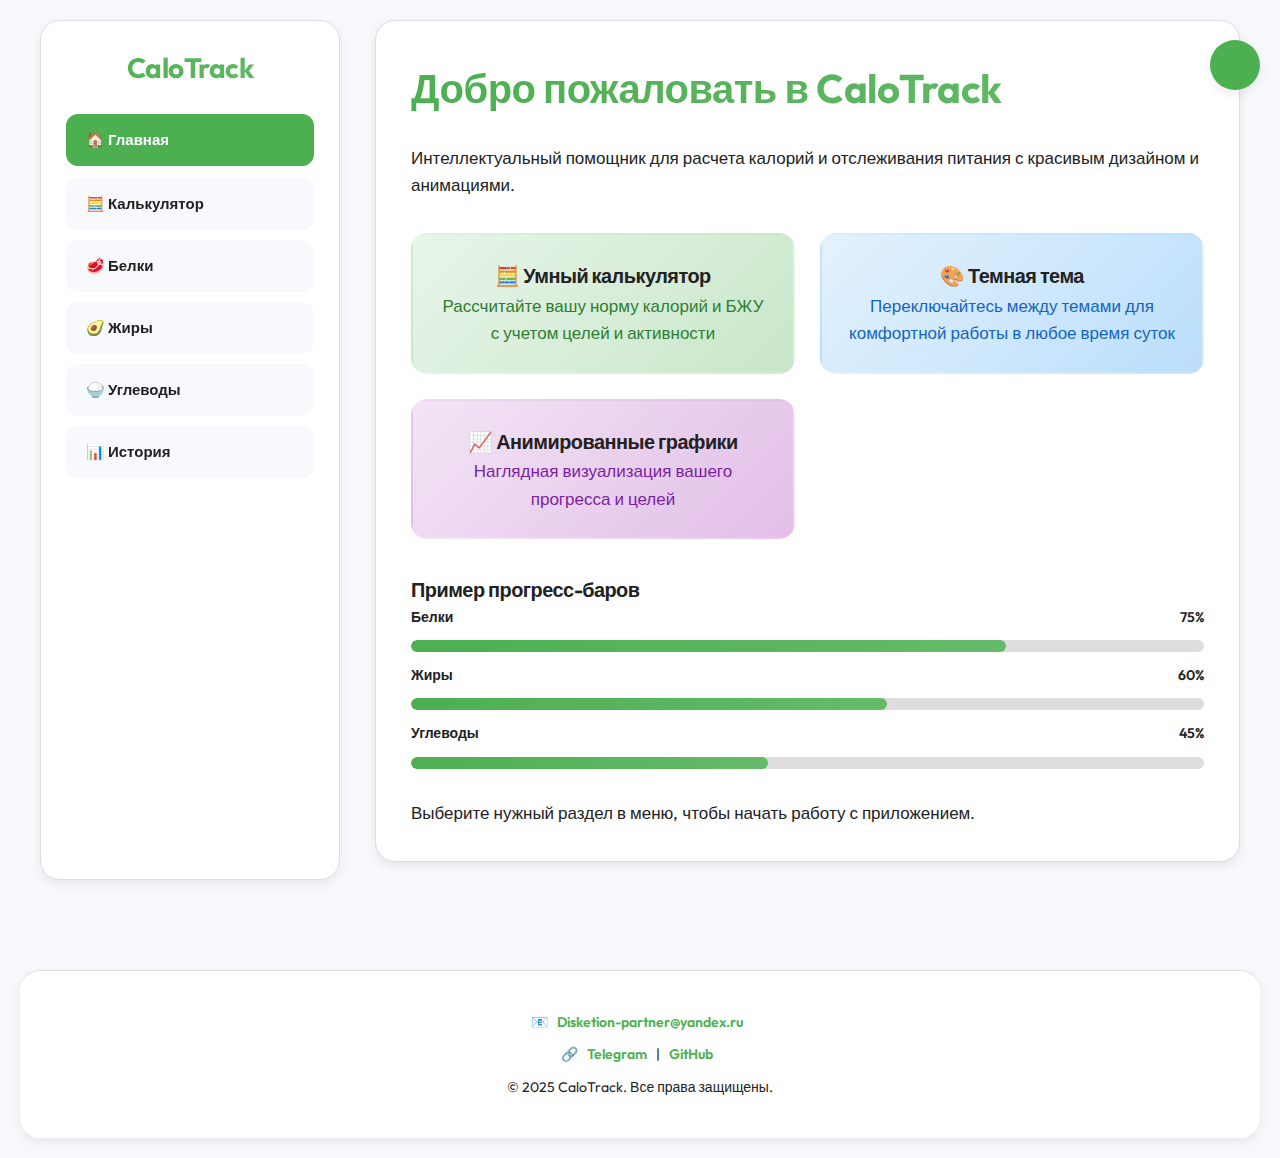
<file: index.html>
<!DOCTYPE html>
<html lang="ru">
<head>
  <meta charset="UTF-8" />
  <meta name="viewport" content="width=device-width, initial-scale=1" />
  <meta name="description" content="CaloTrack - расчет калорий и БЖУ для ваших целей">
  <meta name="theme-color" content="#4caf50">
  <title>CaloTrack - Главная</title>
  <link rel="stylesheet" href="style.css" />
</head>
<body>
  <div class="layout">
    <nav class="sidebar">
      <h2>CaloTrack</h2>
      <ul>
        <li><a href="index.html" class="active">🏠 Главная</a></li>
        <li><a href="calculator.html">🧮 Калькулятор</a></li>
        <li><a href="proteins.html">🥩 Белки</a></li>
        <li><a href="fats.html">🥑 Жиры</a></li>
        <li><a href="carbs.html">🍚 Углеводы</a></li>
        <li><a href="history.html">📊 История</a></li>
      </ul>
    </nav>
    
    <main class="content">
      <h1>Добро пожаловать в CaloTrack</h1>
      <p>Интеллектуальный помощник для расчета калорий и отслеживания питания с красивым дизайном и анимациями.</p>
      
      <div class="features-grid" style="display: grid; grid-template-columns: repeat(auto-fit, minmax(280px, 1fr)); gap: 25px; margin: 35px 0;">
        <div class="feature-card hover-lift">
          <h3 style="margin-top: 0;">🧮 Умный калькулятор</h3>
          <p>Рассчитайте вашу норму калорий и БЖУ с учетом целей и активности</p>
        </div>
        <div class="feature-card blue hover-lift">
          <h3 style="margin-top: 0;">🎨 Темная тема</h3>
          <p>Переключайтесь между темами для комфортной работы в любое время суток</p>
        </div>
        <div class="feature-card purple hover-lift">
          <h3 style="margin-top: 0;">📈 Анимированные графики</h3>
          <p>Наглядная визуализация вашего прогресса и целей</p>
        </div>
      </div>

      <div class="progress-container" style="margin: 30px 0;">
        <h3>Пример прогресс-баров</h3>
        <div class="progress-labels">
          <span>Белки</span>
          <span>75%</span>
        </div>
        <div class="progress-bar">
          <div class="progress-fill" style="width: 75%"></div>
        </div>
        
        <div class="progress-labels">
          <span>Жиры</span>
          <span>60%</span>
        </div>
        <div class="progress-bar">
          <div class="progress-fill" style="width: 60%"></div>
        </div>
        
        <div class="progress-labels">
          <span>Углеводы</span>
          <span>45%</span>
        </div>
        <div class="progress-bar">
          <div class="progress-fill" style="width: 45%"></div>
        </div>
      </div>

      <p>Выберите нужный раздел в меню, чтобы начать работу с приложением.</p>
    </main>
  </div>
  
  <footer class="site-footer">
    <div class="footer-content">
      <p>📧 <a href="mailto:Disketion-partner@yandex.ru">Disketion-partner@yandex.ru</a></p>
      <p>
        🔗 <a href="https://t.me/Reshapiz" target="_blank" rel="noopener">Telegram</a> |
        <a href="https://github.com/Disketion" target="_blank" rel="noopener">GitHub</a>
      </p>
      <p>© 2025 CaloTrack. Все права защищены.</p>
    </div>
  </footer>

  <script src="theme-manager.js"></script>
  <script src="script.js"></script>
</body>
</html>
</file>
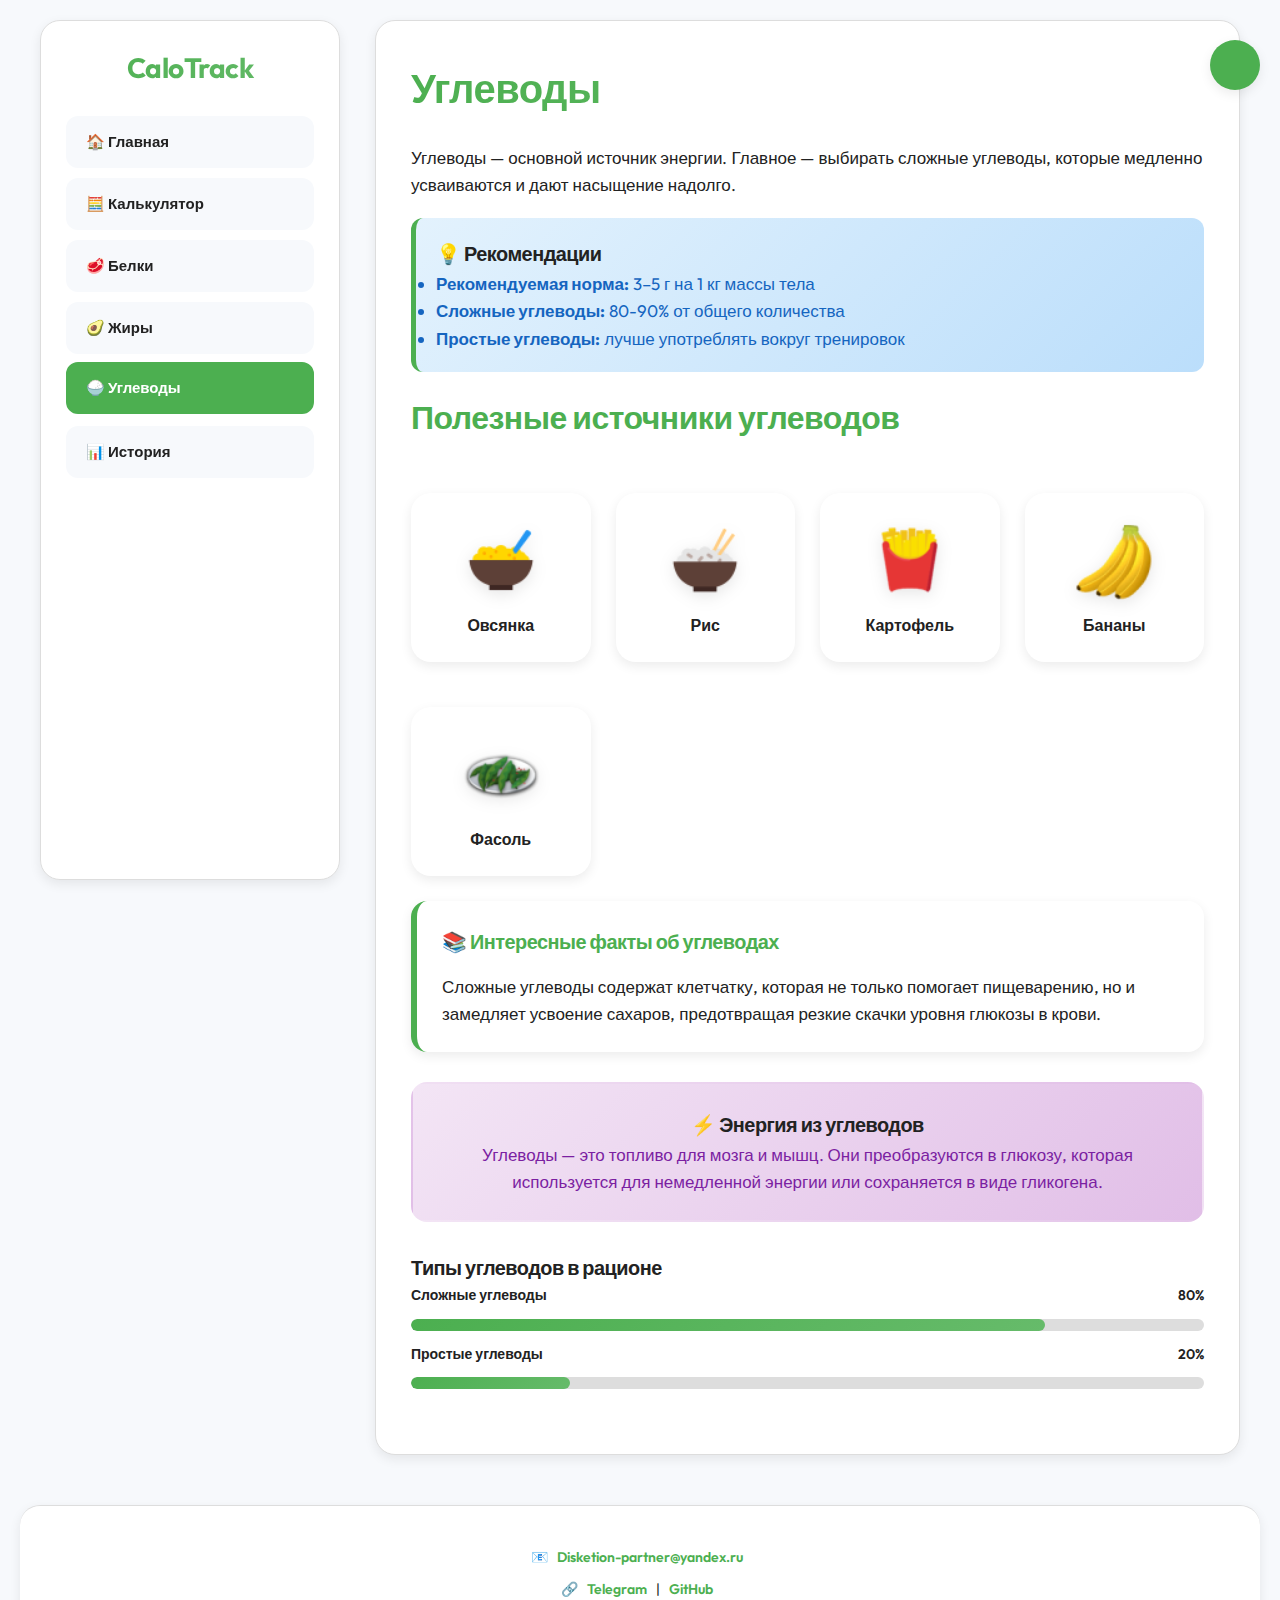
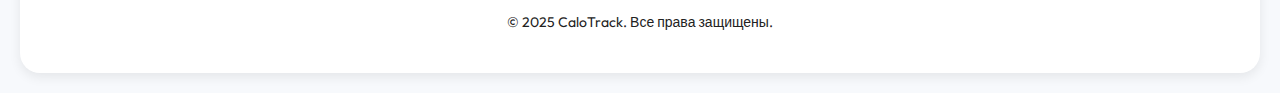
<file: carbs.html>
<!DOCTYPE html>
<html lang="ru">
<head>
  <meta charset="UTF-8" />
  <meta name="viewport" content="width=device-width, initial-scale=1" />
  <meta name="description" content="Углеводы - источник энергии">
  <meta name="theme-color" content="#4caf50">
  <title>Углеводы | CaloTrack</title>
  <link rel="stylesheet" href="style.css" />
</head>
<body>
  <div class="layout">
    <nav class="sidebar">
      <h2>CaloTrack</h2>
      <ul>
        <li><a href="index.html">🏠 Главная</a></li>
        <li><a href="calculator.html">🧮 Калькулятор</a></li>
        <li><a href="proteins.html">🥩 Белки</a></li>
        <li><a href="fats.html">🥑 Жиры</a></li>
        <li><a href="carbs.html" class="active">🍚 Углеводы</a></li>
        <li><a href="history.html">📊 История</a></li>
      </ul>
    </nav>
    
    <main class="content">
      <h1>Углеводы</h1>
      <p>Углеводы — основной источник энергии. Главное — выбирать сложные углеводы, которые медленно усваиваются и дают насыщение надолго.</p>
      
      <div class="recommendation-box blue">
        <h3 style="margin-top: 0;">💡 Рекомендации</h3>
        <ul style="margin-bottom: 0;">
          <li><strong>Рекомендуемая норма:</strong> 3–5 г на 1 кг массы тела</li>
          <li><strong>Сложные углеводы:</strong> 80-90% от общего количества</li>
          <li><strong>Простые углеводы:</strong> лучше употреблять вокруг тренировок</li>
        </ul>
      </div>

      <h2>Полезные источники углеводов</h2>
      <section class="product-grid">
        <button class="product-button">
          <img src="img/oatmeal.png" alt="Овсянка" />
          <span>Овсянка</span>
        </button>

        <button class="product-button">
          <img src="img/rice.png" alt="Рис" />
          <span>Рис</span>
        </button>

        <button class="product-button">
          <img src="img/potato.png" alt="Картофель" />
          <span>Картофель</span>
        </button>

        <button class="product-button">
          <img src="img/banana.png" alt="Бананы" />
          <span>Бананы</span>
        </button>

        <button class="product-button">
          <img src="img/beans.png" alt="Фасоль" />
          <span>Фасоль</span>
        </button>
      </section>

      <div class="info-box">
        <h3 style="margin-top: 0;">📚 Интересные факты об углеводах</h3>
        <p>Сложные углеводы содержат клетчатку, которая не только помогает пищеварению, но и замедляет усвоение сахаров, предотвращая резкие скачки уровня глюкозы в крови.</p>
      </div>

      <div class="feature-card purple" style="margin-top: 30px;">
        <h3 style="margin-top: 0;">⚡ Энергия из углеводов</h3>
        <p>Углеводы — это топливо для мозга и мышц. Они преобразуются в глюкозу, которая используется для немедленной энергии или сохраняется в виде гликогена.</p>
      </div>

      <div class="progress-container" style="margin: 30px 0;">
        <h3>Типы углеводов в рационе</h3>
        <div class="progress-labels">
          <span>Сложные углеводы</span>
          <span>80%</span>
        </div>
        <div class="progress-bar">
          <div class="progress-fill" style="width: 80%"></div>
        </div>
        
        <div class="progress-labels">
          <span>Простые углеводы</span>
          <span>20%</span>
        </div>
        <div class="progress-bar">
          <div class="progress-fill" style="width: 20%"></div>
        </div>
      </div>
    </main>
  </div>
  
  <footer class="site-footer">
    <div class="footer-content">
      <p>📧 <a href="mailto:Disketion-partner@yandex.ru">Disketion-partner@yandex.ru</a></p>
      <p>
        🔗 <a href="https://t.me/Reshapiz" target="_blank" rel="noopener">Telegram</a> |
        <a href="https://github.com/Disketion" target="_blank" rel="noopener">GitHub</a>
      </p>
      <p>© 2025 CaloTrack. Все права защищены.</p>
    </div>
  </footer>

  <script src="theme-manager.js"></script>
  <script src="script.js"></script>
</body>
</html>
</file>
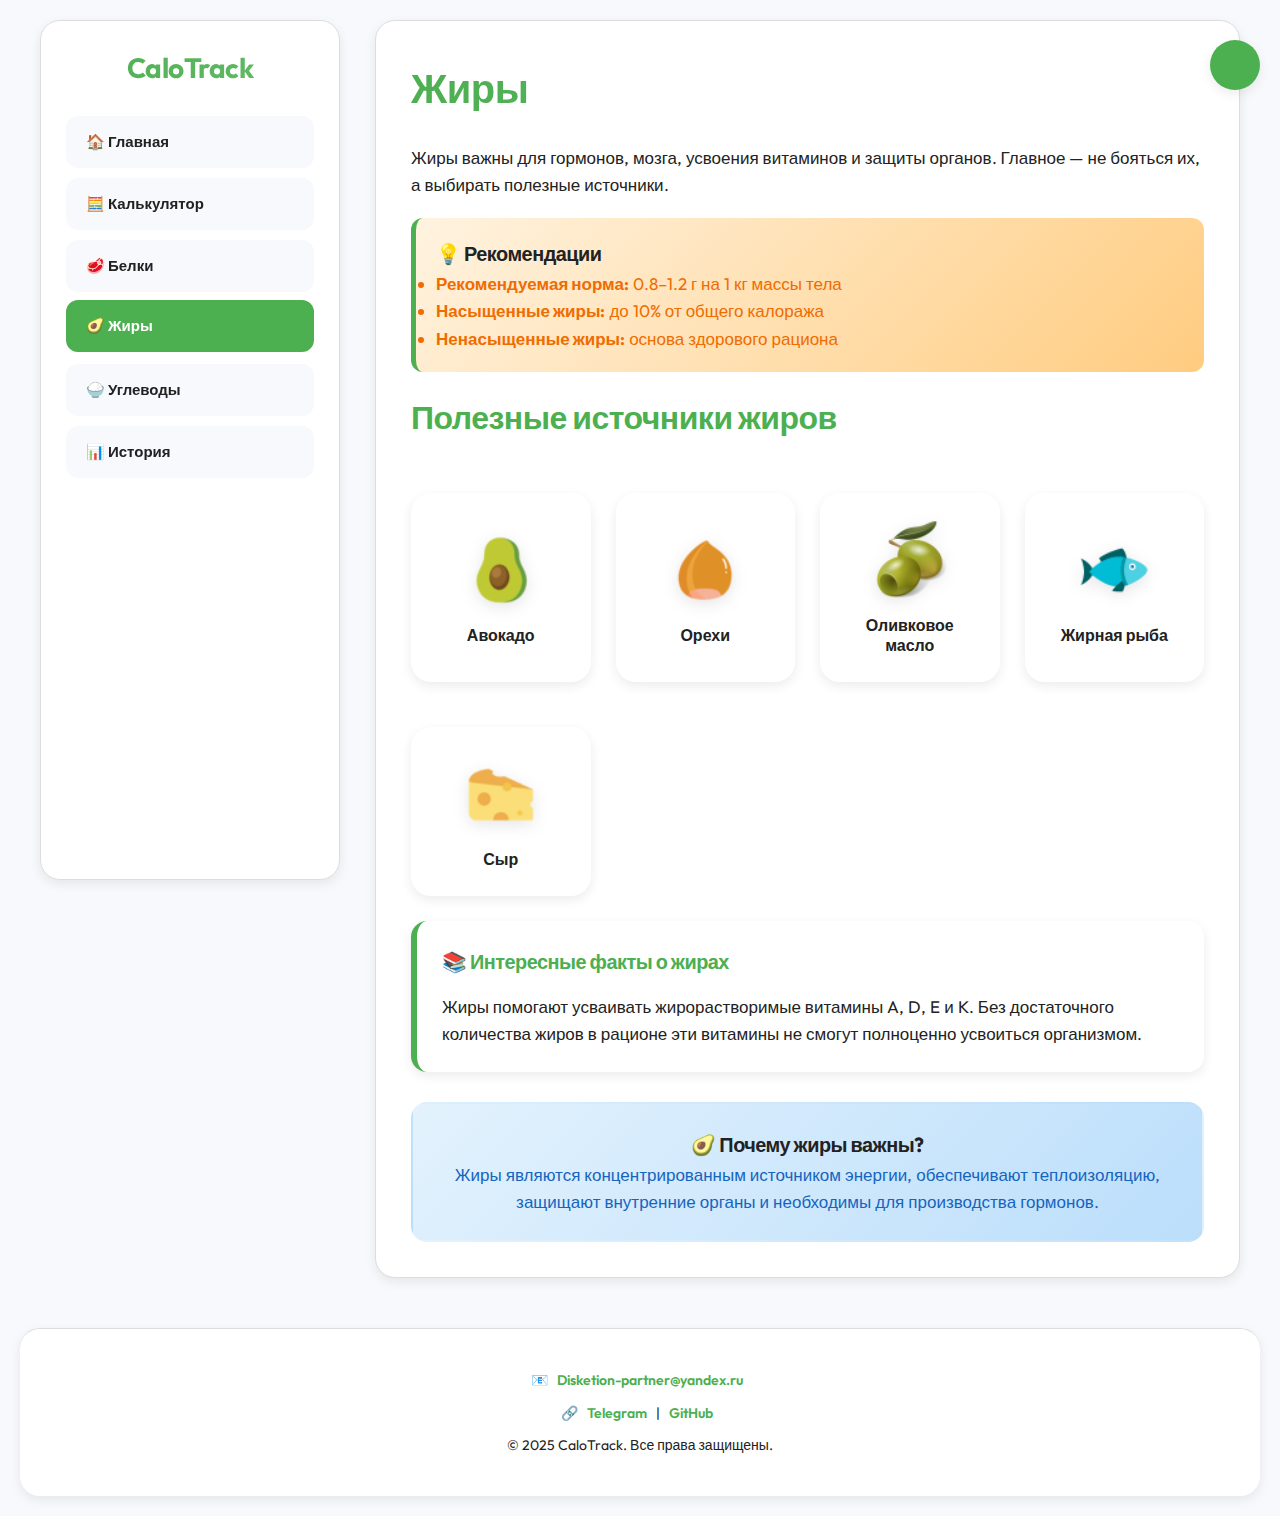
<file: fats.html>
<!DOCTYPE html>
<html lang="ru">
<head>
  <meta charset="UTF-8" />
  <meta name="viewport" content="width=device-width, initial-scale=1" />
  <meta name="description" content="Полезные жиры для здоровья">
  <meta name="theme-color" content="#4caf50">
  <title>Жиры | CaloTrack</title>
  <link rel="stylesheet" href="style.css" />
</head>
<body>
  <div class="layout">
    <nav class="sidebar">
      <h2>CaloTrack</h2>
      <ul>
        <li><a href="index.html">🏠 Главная</a></li>
        <li><a href="calculator.html">🧮 Калькулятор</a></li>
        <li><a href="proteins.html">🥩 Белки</a></li>
        <li><a href="fats.html" class="active">🥑 Жиры</a></li>
        <li><a href="carbs.html">🍚 Углеводы</a></li>
        <li><a href="history.html">📊 История</a></li>
      </ul>
    </nav>
    
    <main class="content">
      <h1>Жиры</h1>
      <p>Жиры важны для гормонов, мозга, усвоения витаминов и защиты органов. Главное — не бояться их, а выбирать полезные источники.</p>
      
      <div class="recommendation-box orange">
        <h3 style="margin-top: 0;">💡 Рекомендации</h3>
        <ul style="margin-bottom: 0;">
          <li><strong>Рекомендуемая норма:</strong> 0.8–1.2 г на 1 кг массы тела</li>
          <li><strong>Насыщенные жиры:</strong> до 10% от общего калоража</li>
          <li><strong>Ненасыщенные жиры:</strong> основа здорового рациона</li>
        </ul>
      </div>

      <h2>Полезные источники жиров</h2>
      <section class="product-grid">
        <button class="product-button">
          <img src="img/avocado.png" alt="Авокадо" />
          <span>Авокадо</span>
        </button>

        <button class="product-button">
          <img src="img/nuts.png" alt="Орехи" />
          <span>Орехи</span>
        </button>

        <button class="product-button">
          <img src="img/olive_oil.png" alt="Оливковое масло" />
          <span>Оливковое масло</span>
        </button>

        <button class="product-button">
          <img src="img/fish.png" alt="Жирная рыба" />
          <span>Жирная рыба</span>
        </button>

        <button class="product-button">
          <img src="img/cheese.png" alt="Сыр" />
          <span>Сыр</span>
        </button>
      </section>

      <div class="info-box">
        <h3 style="margin-top: 0;">📚 Интересные факты о жирах</h3>
        <p>Жиры помогают усваивать жирорастворимые витамины A, D, E и K. Без достаточного количества жиров в рационе эти витамины не смогут полноценно усвоиться организмом.</p>
      </div>

      <div class="feature-card blue" style="margin-top: 30px;">
        <h3 style="margin-top: 0;">🥑 Почему жиры важны?</h3>
        <p>Жиры являются концентрированным источником энергии, обеспечивают теплоизоляцию, защищают внутренние органы и необходимы для производства гормонов.</p>
      </div>
    </main>
  </div>
  
  <footer class="site-footer">
    <div class="footer-content">
      <p>📧 <a href="mailto:Disketion-partner@yandex.ru">Disketion-partner@yandex.ru</a></p>
      <p>
        🔗 <a href="https://t.me/Reshapiz" target="_blank" rel="noopener">Telegram</a> |
        <a href="https://github.com/Disketion" target="_blank" rel="noopener">GitHub</a>
      </p>
      <p>© 2025 CaloTrack. Все права защищены.</p>
    </div>
  </footer>

  <script src="theme-manager.js"></script>
  <script src="script.js"></script>
</body>
</html>
</file>
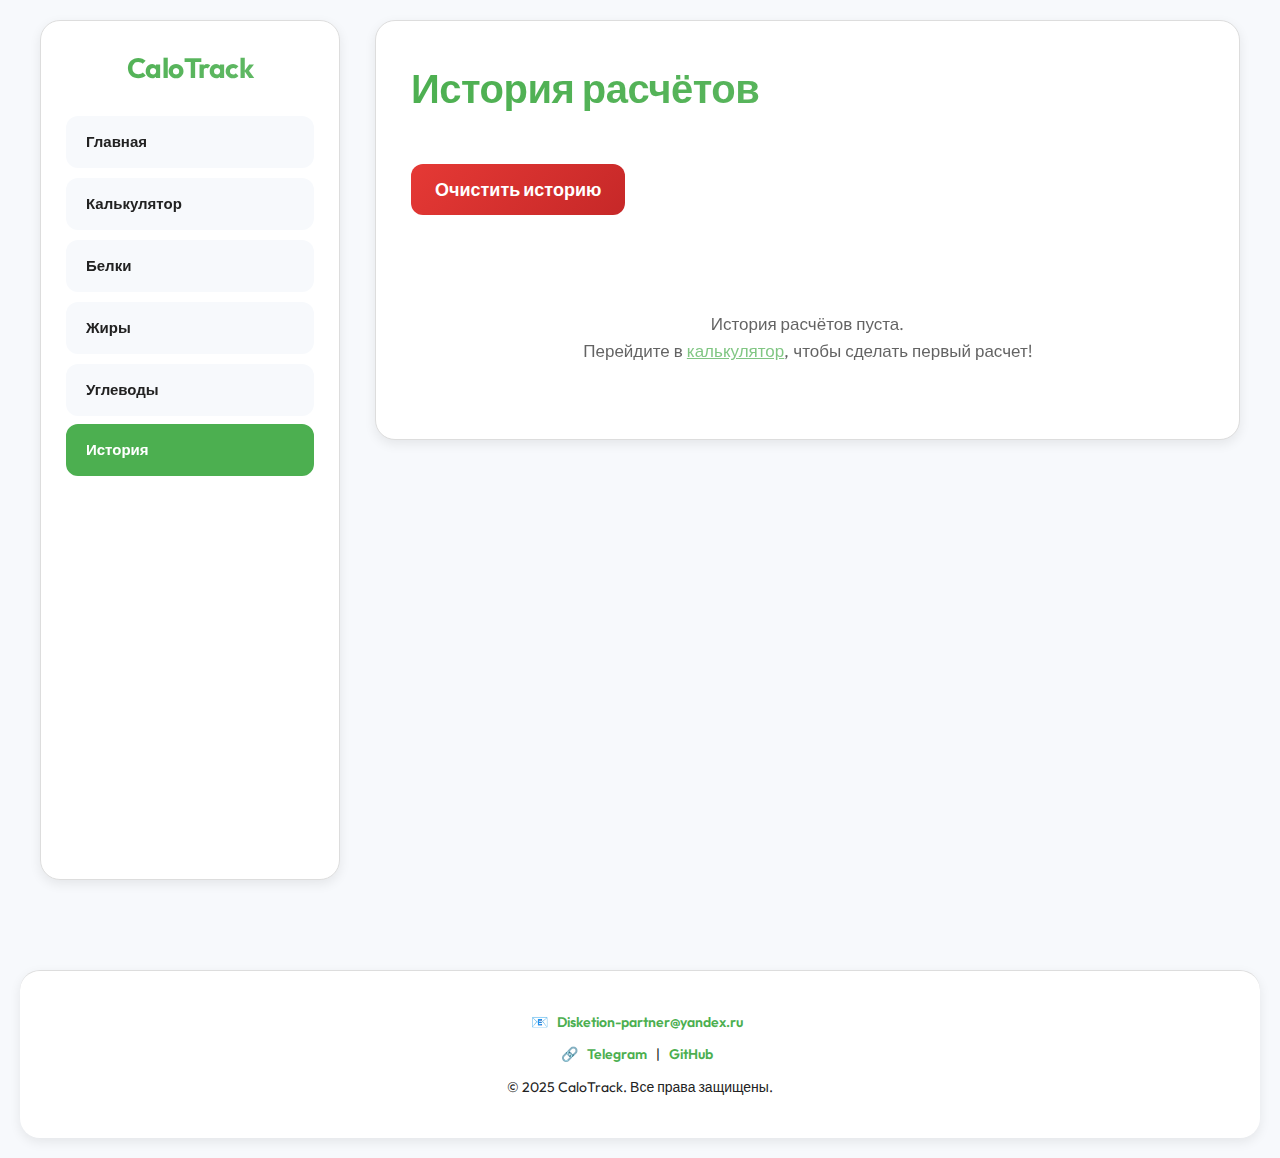
<file: history.html>
<!DOCTYPE html>
<html lang="ru">
<head>
  <meta charset="UTF-8">
  <meta name="viewport" content="width=device-width, initial-scale=1.0">
  <title>История | CaloTrack</title>
  <link rel="stylesheet" href="style.css" />
  <script defer src="history.js"></script>
</head>
<body>
  <div class="layout">
    <nav class="sidebar">
      <h2>CaloTrack</h2>
      <ul>
        <li><a href="index.html">Главная</a></li>
        <li><a href="calculator.html">Калькулятор</a></li>
        <li><a href="proteins.html">Белки</a></li>
        <li><a href="fats.html">Жиры</a></li>
        <li><a href="carbs.html">Углеводы</a></li>
        <li><a href="history.html" class="active">История</a></li>
      </ul>
    </nav>

    <main class="content">
      <h1>История расчётов</h1>

       <button id="clear-history" class="clear-btn">Очистить историю</button>
       
      <div id="history-list" class="history-list"></div>
    </main>
  </div>
<footer class="site-footer">
  <div class="footer-content">
    <p>📧 <a href="mailto:Disketion-partner@yandex.ru">Disketion-partner@yandex.ru</a></p>
    <p>
      🔗 <a href="https://t.me/Reshapiz" target="_blank">Telegram</a> |
      <a href="https://github.com/Disketion" target="_blank">GitHub</a>
    </p>
    <p>© 2025 CaloTrack. Все права защищены.</p>
  </div>
</footer>


</body>
</html>
</file>
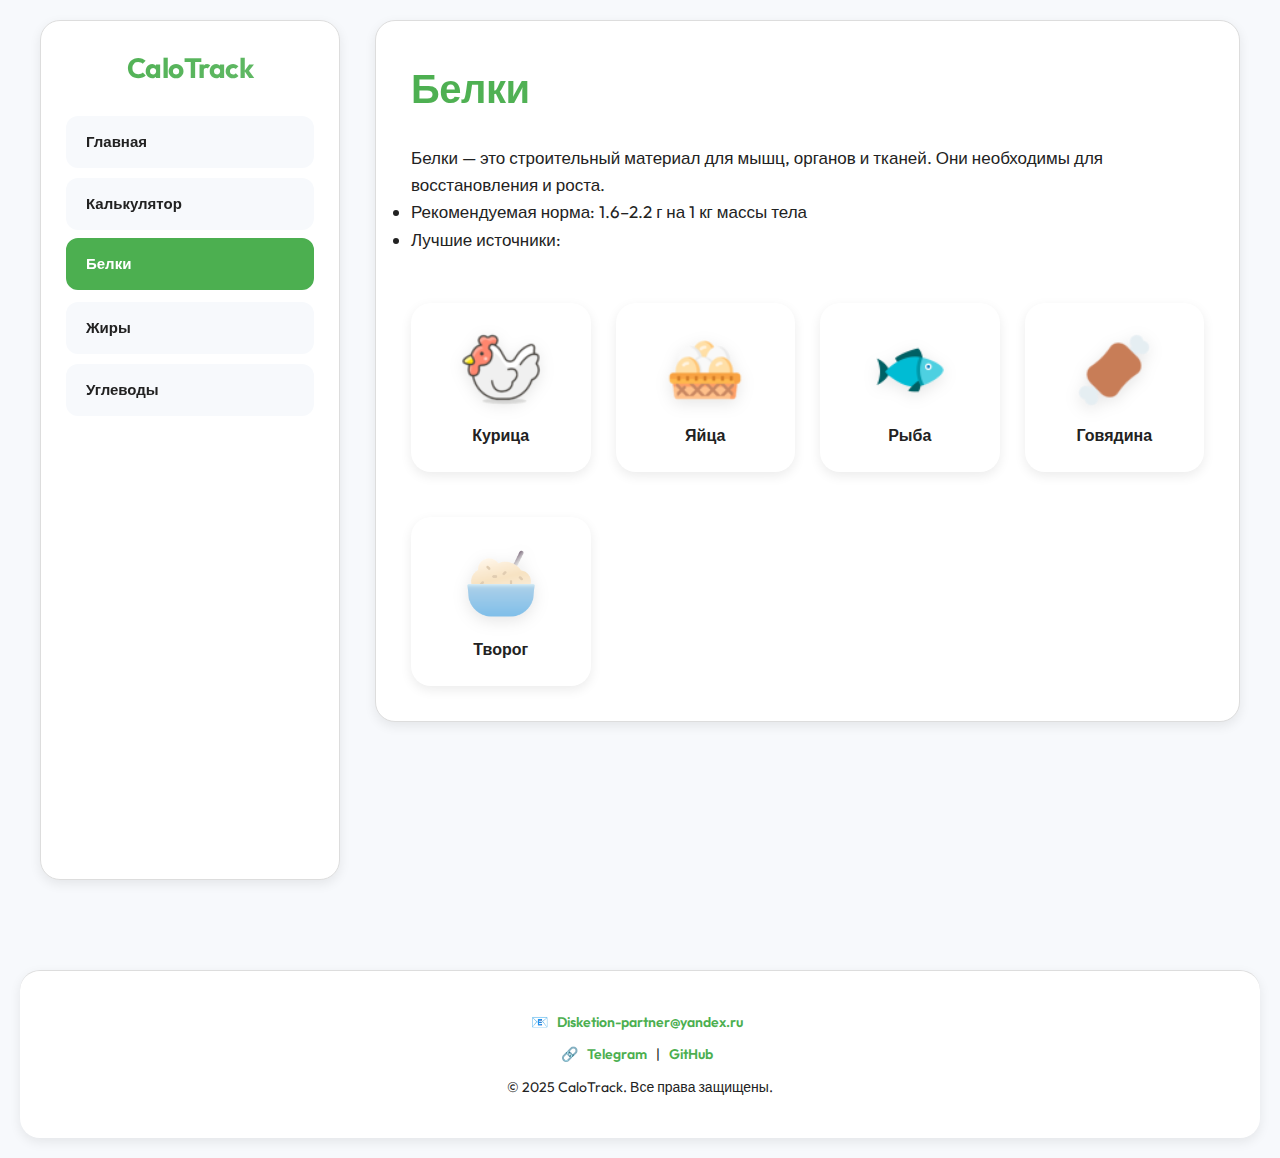
<file: proteins.html>
<!DOCTYPE html>
<html lang="ru">
<head>
  <meta charset="UTF-8" />
  <meta name="viewport" content="width=device-width, initial-scale=1" />
  <title>Белки | CaloTrack</title>
  <link rel="stylesheet" href="style.css" />
</head>
<body>
  <div class="layout">
    <nav class="sidebar">
      <h2>CaloTrack</h2>
      <ul>
        <li><a href="index.html">Главная</a></li>
        <li><a href="calculator.html">Калькулятор</a></li>
        <li><a href="proteins.html" class="active">Белки</a></li>
        <li><a href="fats.html">Жиры</a></li>
        <li><a href="carbs.html">Углеводы</a></li>
      </ul>
    </nav>
    <main class="content">
      <h1>Белки</h1>
      <p>Белки — это строительный материал для мышц, органов и тканей. Они необходимы для восстановления и роста.</p>
      <ul>
        <li>Рекомендуемая норма: 1.6–2.2 г на 1 кг массы тела</li>
        <li>Лучшие источники:</li>
        <section class="product-grid">
  <button class="product-button">
    <img src="img/chicken.png" alt="Курица" />
    <span>Курица</span>
  </button>

  <button class="product-button">
    <img src="img/eggs.png" alt="Яйца" />
    <span>Яйца</span>
  </button>

  <button class="product-button">
    <img src="img/fish.png" alt="Рыба" />
    <span>Рыба</span>
  </button>

  <button class="product-button">
    <img src="img/beef.png" alt="Говядина" />
    <span>Говядина</span>
  </button>

  <button class="product-button">
    <img src="img/cottage_cheese.png" alt="Творог" />
    <span>Творог</span>
  </button>
</section>

      </ul>
    </main>
  </div>
<footer class="site-footer">
  <div class="footer-content">
    <p>📧 <a href="mailto:Disketion-partner@yandex.ru">Disketion-partner@yandex.ru</a></p>
    <p>
      🔗 <a href="https://t.me/Reshapiz" target="_blank">Telegram</a> |
      <a href="https://github.com/Disketion" target="_blank">GitHub</a>
    </p>
    <p>© 2025 CaloTrack. Все права защищены.</p>
  </div>
</footer>

</body>
</html>
</file>
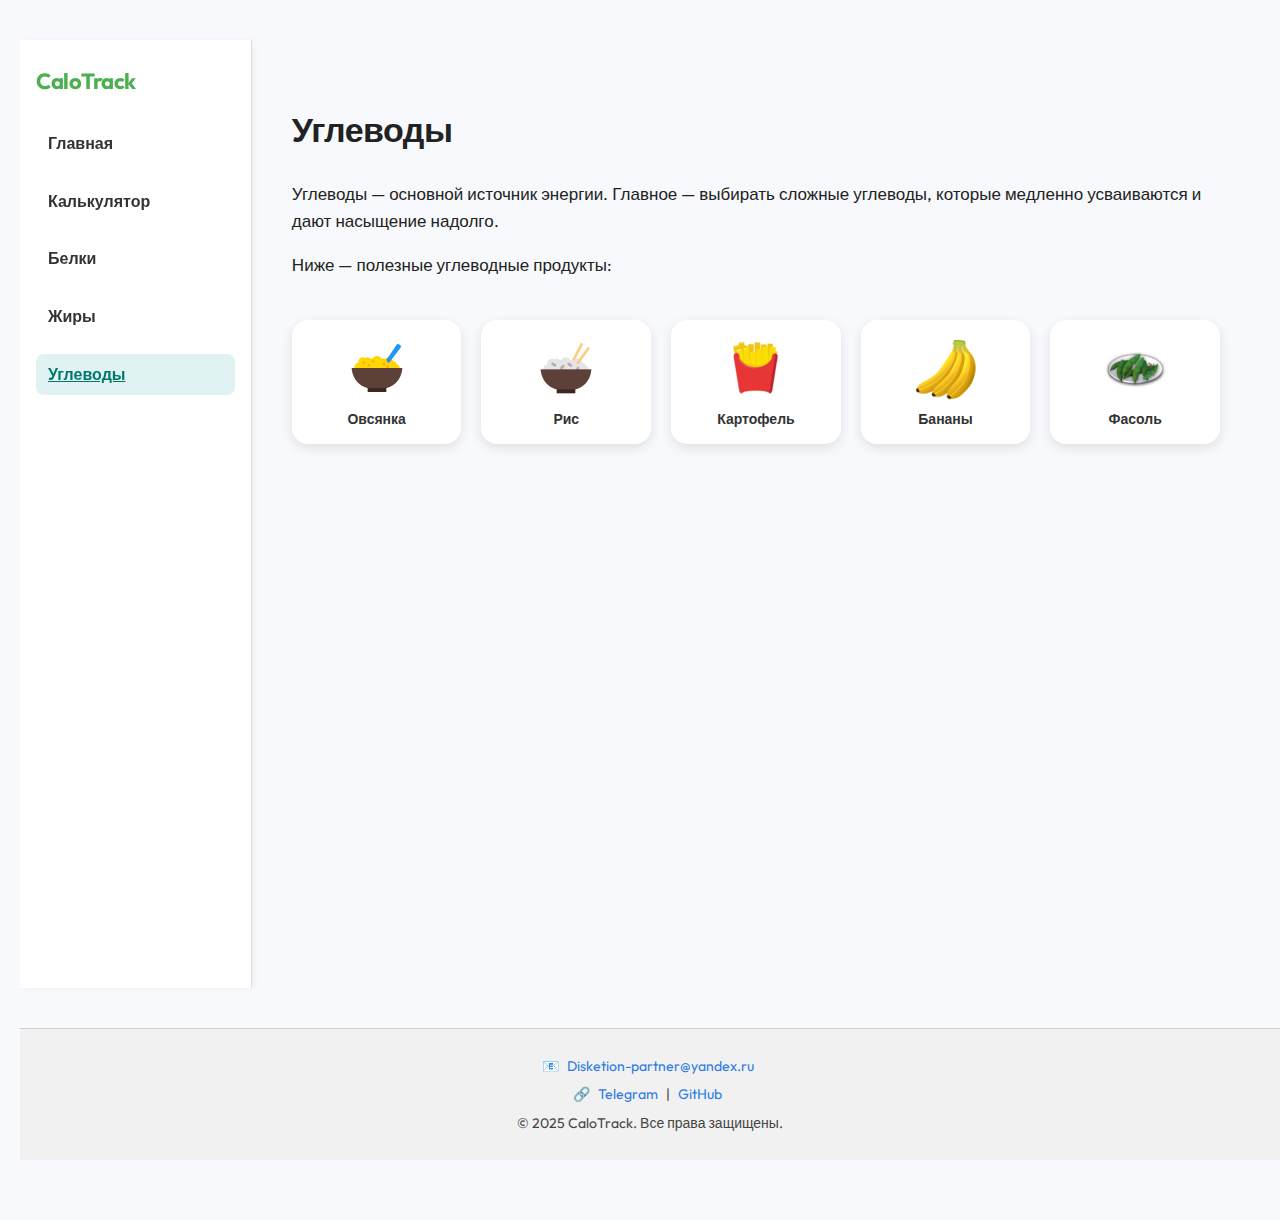
<file: CALOTRACK/carbs.html>
<!DOCTYPE html>
<html lang="ru">
<head>
  <meta charset="UTF-8" />
  <meta name="viewport" content="width=device-width, initial-scale=1" />
  <title>Углеводы | CaloTrack</title>
  <link rel="stylesheet" href="style.css" />
</head>
<body>
  <div class="layout">
    <nav class="sidebar">
      <h2>CaloTrack</h2>
      <ul>
        <li><a href="index.html">Главная</a></li>
        <li><a href="calculator.html">Калькулятор</a></li>
        <li><a href="proteins.html">Белки</a></li>
        <li><a href="fats.html">Жиры</a></li>
        <li><a href="carbs.html" class="active">Углеводы</a></li>
      </ul>
    </nav>
    <main class="content">
      <h1>Углеводы</h1>
<p>Углеводы — основной источник энергии. Главное — выбирать сложные углеводы, которые медленно усваиваются и дают насыщение надолго.</p>
<p>Ниже — полезные углеводные продукты:</p>

<section class="product-grid">
  <button class="product-button">
    <img src="img/oatmeal.png" alt="Овсянка" />
    <span>Овсянка</span>
  </button>

  <button class="product-button">
    <img src="img/rice.png" alt="Рис" />
    <span>Рис</span>
  </button>

  <button class="product-button">
    <img src="img/potato.png" alt="Картофель" />
    <span>Картофель</span>
  </button>

  <button class="product-button">
    <img src="img/banana.png" alt="Бананы" />
    <span>Бананы</span>
  </button>

  <button class="product-button">
    <img src="img/beans.png" alt="Фасоль" />
    <span>Фасоль</span>
  </button>
</section>
    </main>
  </div>
<footer class="site-footer">
  <div class="footer-content">
    <p>📧 <a href="mailto:Disketion-partner@yandex.ru">Disketion-partner@yandex.ru</a></p>
    <p>
      🔗 <a href="https://t.me/Reshapiz" target="_blank">Telegram</a> |
      <a href="https://github.com/Disketion" target="_blank">GitHub</a>
    </p>
    <p>© 2025 CaloTrack. Все права защищены.</p>
  </div>
</footer>


</body>
</html>
</file>
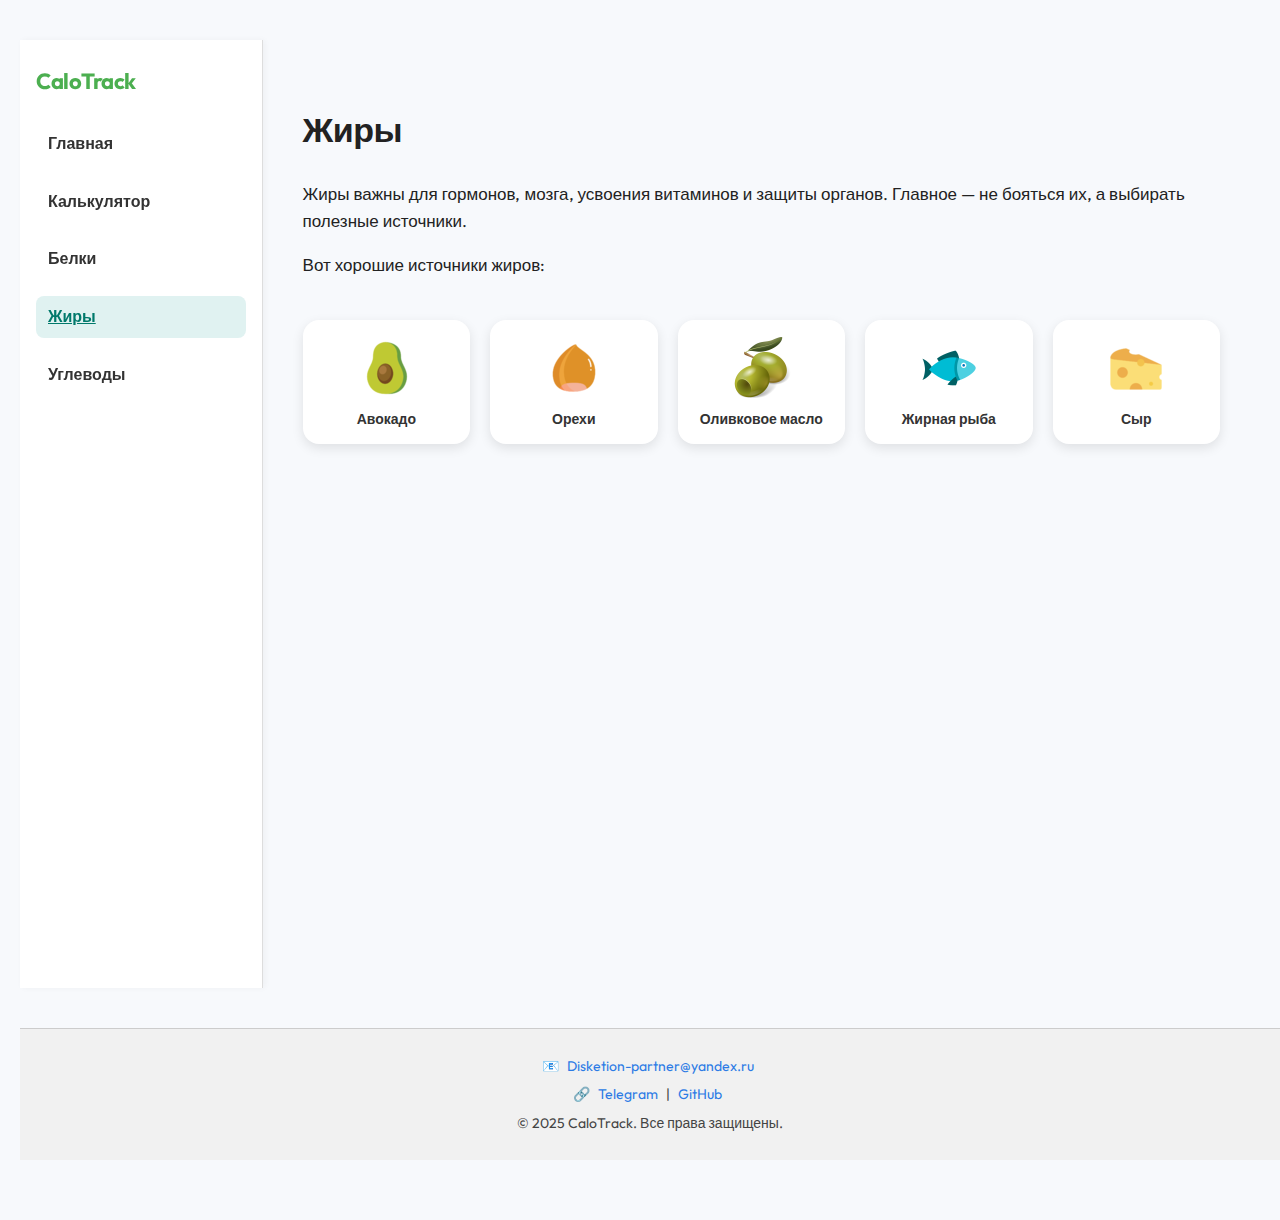
<file: CALOTRACK/fats.html>
<!DOCTYPE html>
<html lang="ru">
<head>
  <meta charset="UTF-8" />
  <meta name="viewport" content="width=device-width, initial-scale=1" />
  <title>Жиры | CaloTrack</title>
  <link rel="stylesheet" href="style.css" />
</head>
<body>
  <div class="layout">
    <nav class="sidebar">
      <h2>CaloTrack</h2>
      <ul>
        <li><a href="index.html">Главная</a></li>
        <li><a href="calculator.html">Калькулятор</a></li>
        <li><a href="proteins.html">Белки</a></li>
        <li><a href="fats.html" class="active">Жиры</a></li>
        <li><a href="carbs.html">Углеводы</a></li>
      </ul>
    </nav>
    <main class="content">
      <h1>Жиры</h1>
<p>Жиры важны для гормонов, мозга, усвоения витаминов и защиты органов. Главное — не бояться их, а выбирать полезные источники.</p>
<p>Вот хорошие источники жиров:</p>

<section class="product-grid">
  <button class="product-button">
    <img src="img/avocado.png" alt="Авокадо" />
    <span>Авокадо</span>
  </button>

  <button class="product-button">
    <img src="img/nuts.png" alt="Орехи" />
    <span>Орехи</span>
  </button>

  <button class="product-button">
    <img src="img/olive_oil.png" alt="Оливковое масло" />
    <span>Оливковое масло</span>
  </button>

  <button class="product-button">
    <img src="img/fish - Copy.png" alt="Жирная рыба" />
    <span>Жирная рыба</span>
  </button>

  <button class="product-button">
    <img src="img/cheese.png" alt="Сыр" />
    <span>Сыр</span>
  </button>
</section>
    </main>
  </div>
<footer class="site-footer">
  <div class="footer-content">
    <p>📧 <a href="mailto:Disketion-partner@yandex.ru">Disketion-partner@yandex.ru</a></p>
    <p>
      🔗 <a href="https://t.me/Reshapiz" target="_blank">Telegram</a> |
      <a href="https://github.com/Disketion" target="_blank">GitHub</a>
    </p>
    <p>© 2025 CaloTrack. Все права защищены.</p>
  </div>
</footer>


</body>
</html>
</file>
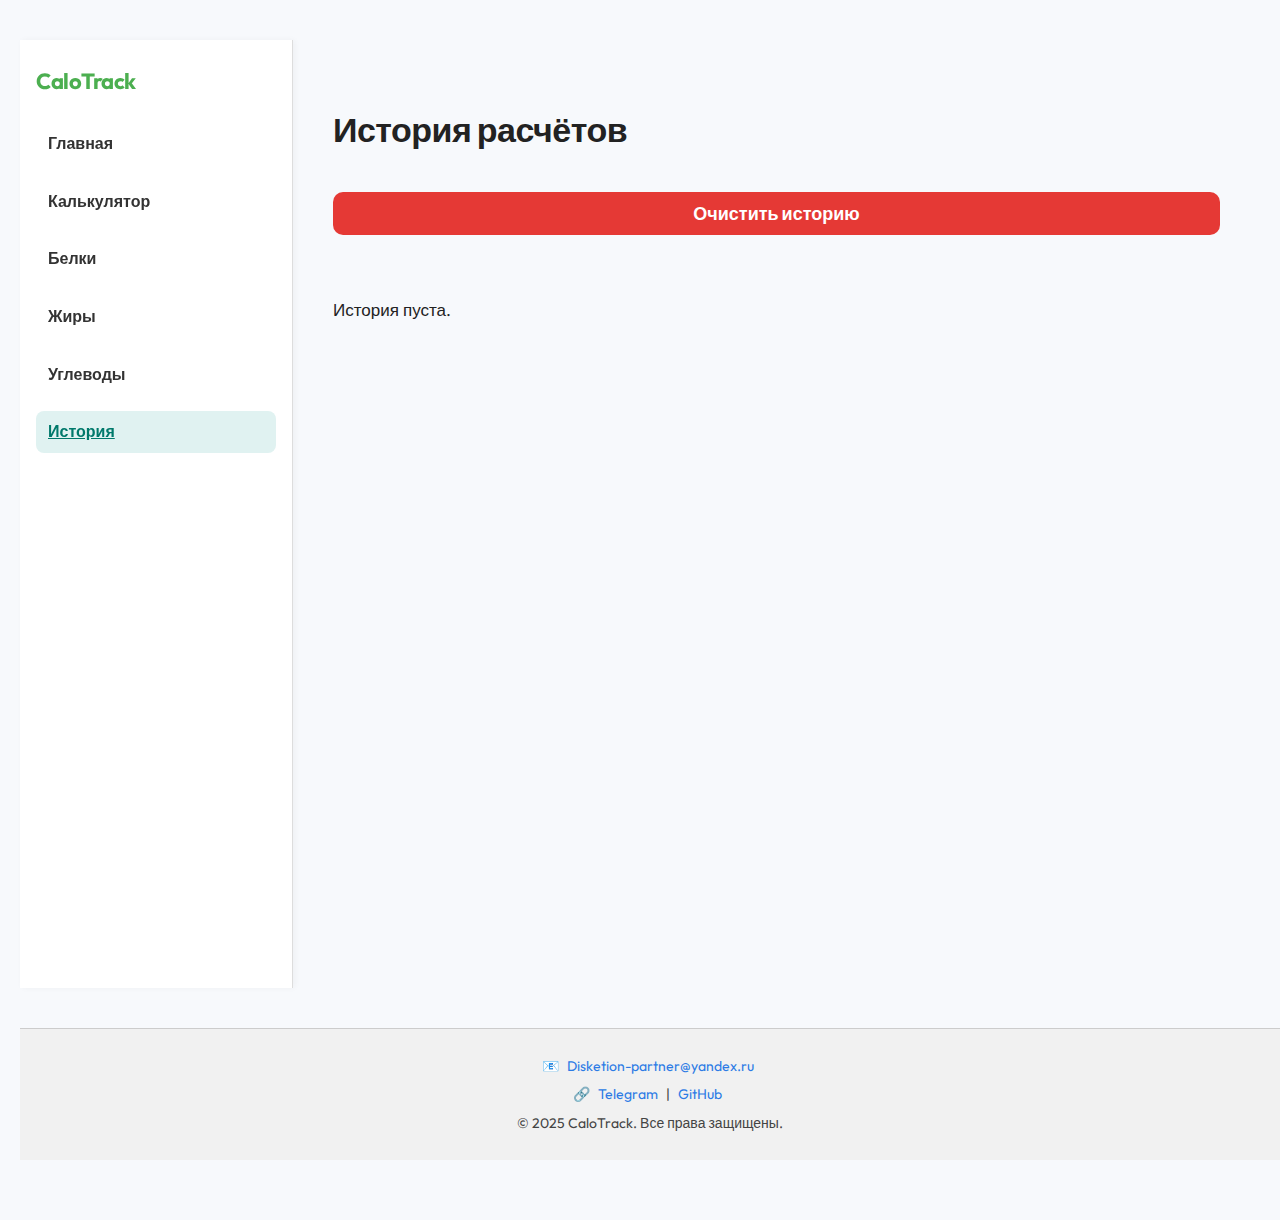
<file: CALOTRACK/history.html>
<!DOCTYPE html>
<html lang="ru">
<head>
  <meta charset="UTF-8">
  <meta name="viewport" content="width=device-width, initial-scale=1.0">
  <title>История | CaloTrack</title>
  <link rel="stylesheet" href="style.css" />
  <script defer src="history.js"></script>
</head>
<body>
  <div class="layout">
    <nav class="sidebar">
      <h2>CaloTrack</h2>
      <ul>
        <li><a href="index.html">Главная</a></li>
        <li><a href="calculator.html">Калькулятор</a></li>
        <li><a href="proteins.html">Белки</a></li>
        <li><a href="fats.html">Жиры</a></li>
        <li><a href="carbs.html">Углеводы</a></li>
        <li><a href="history.html" class="active">История</a></li>
      </ul>
    </nav>

    <main class="content">
      <h1>История расчётов</h1>

       <button id="clear-history" class="clear-btn">Очистить историю</button>
       
      <div id="history-list" class="history-list"></div>
    </main>
  </div>
<footer class="site-footer">
  <div class="footer-content">
    <p>📧 <a href="mailto:Disketion-partner@yandex.ru">Disketion-partner@yandex.ru</a></p>
    <p>
      🔗 <a href="https://t.me/Reshapiz" target="_blank">Telegram</a> |
      <a href="https://github.com/Disketion" target="_blank">GitHub</a>
    </p>
    <p>© 2025 CaloTrack. Все права защищены.</p>
  </div>
</footer>


</body>
</html>
</file>
<file: style.css>
@import url('https://fonts.googleapis.com/css2?family=Outfit:wght@400;600;700&display=swap');

* {
  box-sizing: border-box;
  margin: 0;
  padding: 0;
}

:root {
  --bg-color: #f7f9fc;
  --text-color: #222;
  --card-bg: #fff;
  --border-color: #ddd;
  --primary-color: #4caf50;
  --secondary-color: #43a047;
  --accent-color: #2e7d32;
  --error-color: #e53935;
  --warning-color: #ff9800;
  --shadow: 0 4px 12px rgba(0, 0, 0, 0.08);
  --shadow-hover: 0 8px 25px rgba(0, 0, 0, 0.15);
  --gradient: linear-gradient(135deg, #4caf50 0%, #66bb6a 100%);
}

[data-theme="dark"] {
  --bg-color: #1a1a1a;
  --text-color: #e0e0e0;
  --card-bg: #2d2d2d;
  --border-color: #444;
  --primary-color: #66bb6a;
  --secondary-color: #4caf50;
  --accent-color: #81c784;
  --shadow: 0 4px 12px rgba(0, 0, 0, 0.3);
  --shadow-hover: 0 8px 25px rgba(0, 0, 0, 0.4);
  --gradient: linear-gradient(135deg, #66bb6a 0%, #81c784 100%);
}

body {
  font-family: 'Outfit', sans-serif;
  background: var(--bg-color);
  margin: 0;
  padding: 20px;
  display: flex;
  flex-direction: column;
  min-height: 100vh;
  color: var(--text-color);
  font-size: 17px;
  line-height: 1.6;
  transition: all 0.3s ease;
}

.layout {
  display: flex;
  flex-direction: column;
  min-height: 100vh;
  width: 100%;
  max-width: 1200px;
  margin: 0 auto;
  animation: fadeIn 0.8s ease-out;
}

/* Анимации */
@keyframes fadeIn {
  from {
    opacity: 0;
    transform: translateY(20px);
  }
  to {
    opacity: 1;
    transform: translateY(0);
  }
}

@keyframes slideIn {
  from {
    opacity: 0;
    transform: translateX(-30px);
  }
  to {
    opacity: 1;
    transform: translateX(0);
  }
}

@keyframes bounce {
  0%, 20%, 53%, 80%, 100% {
    transform: translate3d(0,0,0);
  }
  40%, 43% {
    transform: translate3d(0,-8px,0);
  }
  70% {
    transform: translate3d(0,-4px,0);
  }
  90% {
    transform: translate3d(0,-2px,0);
  }
}

@keyframes pulse {
  0% {
    transform: scale(1);
  }
  50% {
    transform: scale(1.05);
  }
  100% {
    transform: scale(1);
  }
}

@keyframes shimmer {
  0% {
    background-position: -468px 0;
  }
  100% {
    background-position: 468px 0;
  }
}

/* Переключатель темы */
.theme-toggle {
  position: fixed;
  top: 20px;
  right: 20px;
  background: var(--primary-color);
  border: none;
  border-radius: 50%;
  width: 50px;
  height: 50px;
  cursor: pointer;
  z-index: 1001; /* Выше чем уведомления */
  display: flex;
  align-items: center;
  justify-content: center;
  box-shadow: var(--shadow);
  transition: all 0.3s ease;
  animation: bounce 2s infinite;
}

.theme-toggle:hover {
  transform: scale(1.1) rotate(15deg);
  box-shadow: var(--shadow-hover);
}

.theme-toggle::before {
  content: '🌙';
  font-size: 20px;
}

[data-theme="dark"] .theme-toggle::before {
  content: '☀️';
}

/* Уведомление о смене темы */
.theme-notification {
  position: fixed;
  background: var(--card-bg);
  color: var(--text-color);
  padding: 15px 20px;
  border-radius: 12px;
  box-shadow: var(--shadow-hover);
  z-index: 1000;
  animation: slideIn 0.3s ease-out;
  border-left: 4px solid var(--primary-color);
  max-width: 250px;
  transition: all 0.3s ease;
  backdrop-filter: blur(10px);
}

.theme-notification.success {
  border-left-color: var(--primary-color);
}

.theme-notification.info {
  border-left-color: var(--primary-color);
}

.theme-notification strong {
  display: block;
  margin-bottom: 5px;
  font-size: 14px;
}

.theme-notification p {
  margin: 0;
  font-size: 12px;
  opacity: 0.8;
}

/* Боковая панель */
.sidebar {
  background: var(--card-bg);
  border-radius: 20px;
  padding: 25px;
  margin-bottom: 20px;
  box-shadow: var(--shadow);
  position: sticky;
  top: 20px;
  z-index: 10;
  transition: all 0.3s ease;
  border: 1px solid var(--border-color);
}

.sidebar:hover {
  box-shadow: var(--shadow-hover);
  transform: translateY(-2px);
}

.sidebar h2 {
  margin-top: 0;
  font-size: 28px;
  font-weight: 700;
  color: var(--primary-color);
  text-align: center;
  margin-bottom: 25px;
  background: var(--gradient);
  -webkit-background-clip: text;
  -webkit-text-fill-color: transparent;
  background-clip: text;
  animation: slideIn 0.6s ease-out;
}

.sidebar ul {
  list-style: none;
  padding: 0;
  margin: 0;
  display: flex;
  flex-wrap: wrap;
  gap: 10px;
  justify-content: center;
}

.sidebar ul li {
  margin: 0;
  animation: slideIn 0.6s ease-out;
  animation-fill-mode: both;
}

.sidebar ul li:nth-child(1) { animation-delay: 0.1s; }
.sidebar ul li:nth-child(2) { animation-delay: 0.2s; }
.sidebar ul li:nth-child(3) { animation-delay: 0.3s; }
.sidebar ul li:nth-child(4) { animation-delay: 0.4s; }
.sidebar ul li:nth-child(5) { animation-delay: 0.5s; }
.sidebar ul li:nth-child(6) { animation-delay: 0.6s; }

.sidebar a {
  color: var(--text-color);
  text-decoration: none;
  font-weight: 600;
  padding: 12px 18px;
  border-radius: 12px;
  display: block;
  transition: all 0.3s ease;
  font-size: 15px;
  background: var(--bg-color);
  border: 2px solid transparent;
  position: relative;
  overflow: hidden;
}

.sidebar a::before {
  content: '';
  position: absolute;
  top: 0;
  left: -100%;
  width: 100%;
  height: 100%;
  background: linear-gradient(90deg, transparent, rgba(255,255,255,0.4), transparent);
  transition: left 0.5s;
}

.sidebar a:hover::before {
  left: 100%;
}

.sidebar a.active,
.sidebar a:hover {
  background: var(--primary-color);
  color: white;
  text-decoration: none;
  border-color: var(--primary-color);
  transform: translateY(-2px);
}

/* Основной контент */
.content {
  flex-grow: 1;
  background: var(--card-bg);
  border-radius: 20px;
  padding: 35px;
  box-shadow: var(--shadow);
  transition: all 0.3s ease;
  border: 1px solid var(--border-color);
  animation: fadeIn 0.8s ease-out 0.2s both;
}

.content:hover {
  box-shadow: var(--shadow-hover);
}

/* Формы */
.calc-group {
  margin-bottom: 25px;
  animation: fadeIn 0.6s ease-out;
}

.calc-group label {
  display: block;
  font-weight: 600;
  margin-bottom: 10px;
  color: var(--text-color);
  cursor: pointer;
  font-size: 16px;
}

.calc-group input[type="number"],
.calc-group select {
  width: 100%;
  padding: 14px 18px;
  font-size: 16px;
  border-radius: 12px;
  border: 2px solid var(--border-color);
  transition: all 0.3s ease;
  font-family: 'Outfit', sans-serif;
  background: var(--bg-color);
  color: var(--text-color);
}

.calc-group input[type="number"]:focus,
.calc-group select:focus {
  border-color: var(--primary-color);
  outline: none;
  box-shadow: 0 0 0 3px rgba(76, 175, 80, 0.1);
  transform: scale(1.02);
}

.calc-group input[type="radio"] {
  margin-right: 8px;
  cursor: pointer;
}

.calc-group label input[type="radio"] {
  vertical-align: middle;
}

/* Кнопки */
button {
  width: 100%;
  padding: 18px 0;
  background: var(--gradient);
  border: none;
  border-radius: 14px;
  color: #fff;
  font-weight: 700;
  font-size: 18px;
  cursor: pointer;
  transition: all 0.3s ease;
  margin-top: 20px;
  font-family: 'Outfit', sans-serif;
  position: relative;
  overflow: hidden;
}

button::before {
  content: '';
  position: absolute;
  top: 0;
  left: -100%;
  width: 100%;
  height: 100%;
  background: linear-gradient(90deg, transparent, rgba(255,255,255,0.4), transparent);
  transition: left 0.5s;
}

button:hover::before {
  left: 100%;
}

button:hover {
  transform: translateY(-3px);
  box-shadow: 0 10px 30px rgba(76, 175, 80, 0.4);
  animation: pulse 1s infinite;
}

button:active {
  transform: translateY(-1px);
}

/* Результаты */
.result {
  background: linear-gradient(135deg, #e8f5e9 0%, #c8e6c9 100%);
  padding: 25px;
  border-radius: 16px;
  margin-top: 30px;
  font-weight: 600;
  font-size: 16px;
  color: #2e7d32;
  white-space: pre-wrap;
  min-height: 140px;
  border-left: 6px solid var(--primary-color);
  transition: all 0.3s ease;
  animation: fadeIn 0.6s ease-out;
}

[data-theme="dark"] .result {
  background: linear-gradient(135deg, #1b5e20 0%, #2e7d32 100%);
  color: #e8f5e9;
}

.result:hover {
  transform: translateX(5px);
  box-shadow: var(--shadow-hover);
}

/* Контейнер графиков */
#chart-container {
  margin-top: 35px;
  display: flex;
  flex-direction: column;
  align-items: center;
  gap: 35px;
  animation: fadeIn 0.8s ease-out 0.4s both;
}

/* Ползунок */
input[type="range"] {
  -webkit-appearance: none;
  width: 100%;
  height: 14px;
  border-radius: 10px;
  background: linear-gradient(
    90deg,
    #4caf50 0%,
    #81c784 25%,
    #aed581 50%,
    #dce775 75%,
    #ffeb3b 100%
  );
  outline: none;
  cursor: pointer;
  margin-top: 10px;
  margin-bottom: 12px;
  transition: all 0.3s ease;
}

input[type="range"]:hover {
  transform: scale(1.02);
}

input[type="range"]::-webkit-slider-thumb {
  -webkit-appearance: none;
  appearance: none;
  width: 32px;
  height: 32px;
  background: var(--primary-color);
  border-radius: 50%;
  cursor: pointer;
  box-shadow: 0 0 15px rgba(46, 204, 113, 0.8);
  transition: all 0.3s ease;
  margin-top: -9px;
  border: 3px solid white;
}

input[type="range"]::-webkit-slider-thumb:hover {
  transform: scale(1.2);
  box-shadow: 0 0 20px rgba(46, 204, 113, 1);
}

input[type="range"]::-moz-range-thumb {
  width: 32px;
  height: 32px;
  background: var(--primary-color);
  border-radius: 50%;
  cursor: pointer;
  box-shadow: 0 0 15px rgba(46, 204, 113, 0.8);
  transition: all 0.3s ease;
  border: 3px solid white;
}

.activity-labels {
  display: flex;
  justify-content: space-between;
  font-size: 12px;
  color: var(--text-color);
  user-select: none;
  font-weight: 600;
  margin-top: 8px;
}

/* Сетка продуктов */
.product-grid {
  display: grid;
  grid-template-columns: repeat(auto-fit, minmax(150px, 1fr));
  gap: 25px;
  margin-top: 30px;
  animation: fadeIn 0.8s ease-out;
}

.product-button {
  background: var(--card-bg);
  border: 2px solid transparent;
  border-radius: 20px;
  padding: 25px 20px;
  text-align: center;
  cursor: pointer;
  box-shadow: var(--shadow);
  transition: all 0.3s ease;
  display: flex;
  flex-direction: column;
  align-items: center;
  justify-content: center;
  position: relative;
  overflow: hidden;
}

.product-button::before {
  content: '';
  position: absolute;
  top: 0;
  left: -100%;
  width: 100%;
  height: 100%;
  background: linear-gradient(90deg, transparent, rgba(255,255,255,0.2), transparent);
  transition: left 0.5s;
}

.product-button:hover::before {
  left: 100%;
}

.product-button:hover {
  transform: translateY(-8px) scale(1.05);
  box-shadow: var(--shadow-hover);
  border-color: var(--primary-color);
}

.product-button img {
  width: 80px;
  height: 80px;
  object-fit: contain;
  margin-bottom: 15px;
  transition: all 0.3s ease;
  filter: drop-shadow(0 4px 8px rgba(0,0,0,0.1));
}

.product-button:hover img {
  transform: scale(1.2) rotate(5deg);
  filter: drop-shadow(0 6px 12px rgba(0,0,0,0.2));
}

.product-button span {
  font-weight: 600;
  color: var(--text-color);
  font-size: 16px;
  transition: color 0.3s ease;
}

.product-button:hover span {
  color: var(--primary-color);
}

/* Выбор пола */
.gender-select {
  display: flex;
  gap: 20px;
  margin-top: 15px;
}

.gender-button {
  background: var(--card-bg);
  border-radius: 20px;
  padding: 25px 20px;
  box-shadow: var(--shadow);
  text-align: center;
  flex: 1;
  cursor: pointer;
  border: 3px solid transparent;
  transition: all 0.3s ease;
  display: flex;
  flex-direction: column;
  align-items: center;
  position: relative;
  overflow: hidden;
}

.gender-button::before {
  content: '';
  position: absolute;
  top: 0;
  left: -100%;
  width: 100%;
  height: 100%;
  background: linear-gradient(90deg, transparent, rgba(255,255,255,0.2), transparent);
  transition: left 0.5s;
}

.gender-button:hover::before {
  left: 100%;
}

.gender-button img {
  width: 80px;
  height: 80px;
  object-fit: contain;
  margin-bottom: 10px;
  transition: all 0.3s ease;
  filter: drop-shadow(0 4px 8px rgba(0,0,0,0.1));
}

.gender-button:hover img {
  transform: scale(1.15);
  filter: drop-shadow(0 6px 12px rgba(0,0,0,0.2));
}

.gender-button span {
  font-weight: 600;
  font-size: 16px;
  color: var(--text-color);
  transition: color 0.3s ease;
}

.gender-button:hover span {
  color: var(--primary-color);
}

/* Активная кнопка */
input[type="radio"]:checked + .gender-button,
input[type="radio"]:checked + label.gender-button {
  border-color: var(--primary-color);
  background: var(--primary-color);
  color: white;
  transform: scale(1.05);
}

input[type="radio"]:checked + .gender-button span,
input[type="radio"]:checked + label.gender-button span {
  color: white;
}

/* История */
.history-list {
  display: flex;
  flex-direction: column;
  gap: 20px;
  margin-top: 30px;
}

.history-entry {
  background: var(--card-bg);
  border-radius: 16px;
  padding: 25px;
  box-shadow: var(--shadow);
  border-left: 6px solid var(--primary-color);
  transition: all 0.3s ease;
  animation: slideIn 0.6s ease-out;
  position: relative;
  overflow: hidden;
}

.history-entry::before {
  content: '';
  position: absolute;
  top: 0;
  left: -100%;
  width: 100%;
  height: 100%;
  background: linear-gradient(90deg, transparent, rgba(255,255,255,0.1), transparent);
  transition: left 0.5s;
}

.history-entry:hover::before {
  left: 100%;
}

.history-entry:hover {
  transform: translateX(8px) translateY(-2px);
  box-shadow: var(--shadow-hover);
}

.history-entry p {
  margin: 8px 0 0;
  color: var(--text-color);
}

/* Кнопка очистки */
.clear-btn {
  background: linear-gradient(135deg, #e53935 0%, #c62828 100%);
  color: #fff;
  padding: 14px 24px;
  border: none;
  border-radius: 12px;
  font-weight: bold;
  cursor: pointer;
  margin-bottom: 25px;
  transition: all 0.3s ease;
  width: auto;
  display: inline-block;
  position: relative;
  overflow: hidden;
}

.clear-btn::before {
  content: '';
  position: absolute;
  top: 0;
  left: -100%;
  width: 100%;
  height: 100%;
  background: linear-gradient(90deg, transparent, rgba(255,255,255,0.4), transparent);
  transition: left 0.5s;
}

.clear-btn:hover::before {
  left: 100%;
}

.clear-btn:hover {
  background: linear-gradient(135deg, #c62828 0%, #b71c1c 100%);
  transform: translateY(-3px);
  box-shadow: 0 8px 25px rgba(229, 57, 53, 0.4);
}

/* Заголовки */
h1, h2, h3 {
  font-family: 'Outfit', sans-serif;
  font-weight: 700;
  letter-spacing: -0.5px;
  color: var(--text-color);
  margin-top: 0;
  animation: slideIn 0.6s ease-out;
}

h1 {
  font-size: 2.5rem;
  margin-bottom: 1.5rem;
  background: var(--gradient);
  -webkit-background-clip: text;
  -webkit-text-fill-color: transparent;
  background-clip: text;
}

h2 {
  font-size: 2rem;
  margin-bottom: 1.2rem;
  color: var(--primary-color);
}

/* Футер */
.site-footer {
  background: var(--card-bg);
  color: var(--text-color);
  text-align: center;
  padding: 30px 25px;
  margin-top: 50px;
  font-size: 14px;
  border-top: 1px solid var(--border-color);
  border-radius: 20px;
  width: 100%;
  box-shadow: var(--shadow);
  transition: all 0.3s ease;
}

.site-footer:hover {
  box-shadow: var(--shadow-hover);
}

.site-footer a {
  color: var(--primary-color);
  text-decoration: none;
  margin: 0 6px;
  font-weight: 600;
  transition: all 0.3s ease;
  position: relative;
}

.site-footer a::after {
  content: '';
  position: absolute;
  bottom: -2px;
  left: 0;
  width: 0;
  height: 2px;
  background: var(--primary-color);
  transition: width 0.3s ease;
}

.site-footer a:hover::after {
  width: 100%;
}

.site-footer a:hover {
  color: var(--secondary-color);
}

.footer-content p {
  margin: 10px 0;
  animation: fadeIn 0.6s ease-out;
}

/* Прогресс-бары */
.progress-container {
  margin: 25px 0;
}

.progress-bar {
  width: 100%;
  height: 12px;
  background: var(--border-color);
  border-radius: 10px;
  overflow: hidden;
  margin: 12px 0;
  position: relative;
}

.progress-fill {
  height: 100%;
  background: var(--gradient);
  border-radius: 10px;
  transition: width 0.8s cubic-bezier(0.4, 0, 0.2, 1);
  position: relative;
  min-width: 12px;
}

.progress-fill::after {
  content: '';
  position: absolute;
  top: 0;
  left: -100%;
  width: 100%;
  height: 100%;
  background: linear-gradient(90deg, transparent, rgba(255,255,255,0.4), transparent);
  animation: shimmer 2s infinite;
}

.progress-labels {
  display: flex;
  justify-content: space-between;
  font-size: 14px;
  color: var(--text-color);
  font-weight: 600;
}

/* Уведомления */
.notification {
  position: fixed;
  top: 20px;
  right: 20px;
  background: var(--card-bg);
  color: var(--text-color);
  padding: 20px 25px;
  border-radius: 16px;
  box-shadow: var(--shadow-hover);
  z-index: 1000;
  animation: slideIn 0.5s ease-out;
  border-left: 6px solid var(--primary-color);
  max-width: 350px;
  transition: all 0.3s ease;
}

.notification.success {
  border-left-color: #4caf50;
}

.notification.error {
  border-left-color: #e53935;
}

.notification.warning {
  border-left-color: #ff9800;
}

/* Скелетон-загрузка */
.skeleton {
  background: linear-gradient(90deg, var(--border-color) 25%, var(--bg-color) 50%, var(--border-color) 75%);
  background-size: 200% 100%;
  animation: shimmer 1.5s infinite;
  border-radius: 8px;
}

.skeleton-text {
  height: 16px;
  margin-bottom: 10px;
  border-radius: 4px;
}

.skeleton-circle {
  width: 80px;
  height: 80px;
  border-radius: 50%;
}

/* Микро-взаимодействия */
.hover-lift {
  transition: transform 0.3s ease, box-shadow 0.3s ease;
}

.hover-lift:hover {
  transform: translateY(-5px);
  box-shadow: var(--shadow-hover);
}

.pulse-once {
  animation: pulse 0.6s ease-in-out;
}

.shake {
  animation: shake 0.5s ease-in-out;
}

@keyframes shake {
  0%, 100% { transform: translateX(0); }
  25% { transform: translateX(-5px); }
  75% { transform: translateX(5px); }
}

/* Цветные блоки с правильным контрастом */
.feature-card {
  background: linear-gradient(135deg, #e8f5e9 0%, #c8e6c9 100%);
  padding: 25px;
  border-radius: 16px;
  text-align: center;
  border: 2px solid transparent;
  transition: all 0.3s ease;
  color: #2e7d32 !important; /* Принудительно темный текст */
}

[data-theme="dark"] .feature-card {
  background: linear-gradient(135deg, #1b5e20 0%, #2e7d32 100%);
  color: #e8f5e9 !important; /* Принудительно светлый текст в темной теме */
}

.feature-card.blue {
  background: linear-gradient(135deg, #e3f2fd 0%, #bbdefb 100%);
  color: #1565c0 !important;
}

[data-theme="dark"] .feature-card.blue {
  background: linear-gradient(135deg, #0d47a1 0%, #1565c0 100%);
  color: #e3f2fd !important;
}

.feature-card.purple {
  background: linear-gradient(135deg, #f3e5f5 0%, #e1bee7 100%);
  color: #7b1fa2 !important;
}

[data-theme="dark"] .feature-card.purple {
  background: linear-gradient(135deg, #4a148c 0%, #7b1fa2 100%);
  color: #f3e5f5 !important;
}

.feature-card:hover {
  transform: translateY(-5px);
  box-shadow: var(--shadow-hover);
}

/* Информационные блоки на страницах питательных веществ */
.info-box {
  background: var(--card-bg);
  border-radius: 16px;
  padding: 25px;
  margin: 25px 0;
  border-left: 6px solid var(--primary-color);
  box-shadow: var(--shadow);
  transition: all 0.3s ease;
}

.info-box:hover {
  transform: translateX(5px);
  box-shadow: var(--shadow-hover);
}

.info-box h3 {
  color: var(--primary-color);
  margin-top: 0;
  margin-bottom: 15px;
}

/* Рекомендации блоки */
.recommendation-box {
  background: linear-gradient(135deg, #e8f5e9 0%, #c8e6c9 100%);
  padding: 20px;
  border-radius: 12px;
  margin: 20px 0;
  border-left: 5px solid var(--primary-color);
  color: #2e7d32 !important;
}

[data-theme="dark"] .recommendation-box {
  background: linear-gradient(135deg, #1b5e20 0%, #2e7d32 100%);
  color: #e8f5e9 !important;
}

.recommendation-box.orange {
  background: linear-gradient(135deg, #fff3e0 0%, #ffcc80 100%);
  color: #ef6c00 !important;
}

[data-theme="dark"] .recommendation-box.orange {
  background: linear-gradient(135deg, #e65100 0%, #ef6c00 100%);
  color: #fff3e0 !important;
}

.recommendation-box.blue {
  background: linear-gradient(135deg, #e3f2fd 0%, #bbdefb 100%);
  color: #1565c0 !important;
}

[data-theme="dark"] .recommendation-box.blue {
  background: linear-gradient(135deg, #0d47a1 0%, #1565c0 100%);
  color: #e3f2fd !important;
}

/* Мобильная адаптация */
@media (max-width: 768px) {
  body {
    padding: 15px 10px;
    font-size: 16px;
  }
  
  .theme-toggle {
    top: 15px;
    right: 15px;
    width: 45px;
    height: 45px;
  }
  
  .theme-notification {
    max-width: 200px;
    padding: 12px 15px;
    right: 15px !important;
  }
  
  .sidebar {
    position: relative;
    top: 0;
    padding: 20px;
    margin-bottom: 15px;
  }
  
  .sidebar h2 {
    font-size: 24px;
    margin-bottom: 20px;
  }
  
  .sidebar ul {
    flex-direction: column;
    gap: 8px;
  }
  
  .sidebar a {
    text-align: center;
    padding: 14px 18px;
    font-size: 16px;
  }
  
  .content {
    padding: 25px;
    border-radius: 16px;
  }
  
  h1 {
    font-size: 2rem;
    margin-bottom: 1.2rem;
  }
  
  h2 {
    font-size: 1.6rem;
  }
  
  .product-grid {
    grid-template-columns: repeat(auto-fit, minmax(130px, 1fr));
    gap: 20px;
  }
  
  .product-button {
    padding: 20px 15px;
  }
  
  .product-button img {
    width: 70px;
    height: 70px;
  }
  
  .gender-select {
    flex-direction: column;
    gap: 15px;
  }
  
  .gender-button {
    padding: 20px 15px;
  }
  
  .gender-button img {
    width: 70px;
    height: 70px;
  }
  
  .result {
    padding: 20px;
    font-size: 15px;
  }
  
  #chart-container {
    gap: 25px;
  }
  
  .history-entry {
    padding: 20px;
  }
  
  .site-footer {
    padding: 25px 20px;
    font-size: 13px;
    margin-top: 35px;
  }
  
  button {
    padding: 16px 0;
    font-size: 17px;
  }
  
  .feature-card,
  .recommendation-box {
    padding: 20px;
  }
}

/* Для очень маленьких экранов */
@media (max-width: 480px) {
  body {
    padding: 10px 5px;
  }
  
  .sidebar {
    padding: 15px;
  }
  
  .content {
    padding: 20px;
  }
  
  h1 {
    font-size: 1.8rem;
  }
  
  h2 {
    font-size: 1.4rem;
  }
  
  .product-grid {
    grid-template-columns: repeat(2, 1fr);
    gap: 15px;
  }
  
  .product-button {
    padding: 15px 10px;
  }
  
  .product-button img {
    width: 60px;
    height: 60px;
  }
  
  .product-button span {
    font-size: 14px;
  }
  
  .calc-group input[type="number"],
  .calc-group select {
    padding: 12px 14px;
    font-size: 16px;
  }
  
  .site-footer {
    padding: 20px 15px;
    font-size: 12px;
  }
  
  .feature-card,
  .recommendation-box {
    padding: 15px;
  }
}

/* Улучшения для очень больших экранов */
@media (min-width: 1200px) {
  .layout {
    flex-direction: row;
    align-items: flex-start;
    gap: 35px;
  }
  
  .sidebar {
    width: 300px;
    flex-shrink: 0;
    position: sticky;
    top: 20px;
    height: calc(100vh - 40px);
    overflow-y: auto;
  }
  
  .sidebar ul {
    flex-direction: column;
  }
  
  .content {
    flex-grow: 1;
  }
}

/* Улучшение доступности */
@media (prefers-reduced-motion: reduce) {
  * {
    animation-duration: 0.01ms !important;
    animation-iteration-count: 1 !important;
    transition-duration: 0.01ms !important;
  }
}

/* Фокус для доступности */
button:focus,
input:focus,
select:focus,
.gender-button:focus,
.product-button:focus {
  outline: 3px solid var(--primary-color);
  outline-offset: 2px;
}

/* Состояние загрузки */
.loading {
  opacity: 0.7;
  pointer-events: none;
  position: relative;
}

.loading::after {
  content: '';
  position: absolute;
  top: 50%;
  left: 50%;
  width: 20px;
  height: 20px;
  margin: -10px 0 0 -10px;
  border: 2px solid transparent;
  border-top: 2px solid var(--primary-color);
  border-radius: 50%;
  animation: spin 1s linear infinite;
}

@keyframes spin {
  0% { transform: rotate(0deg); }
  100% { transform: rotate(360deg); }
}
</file>
<file: CALOTRACK/style.css>
@import url('https://fonts.googleapis.com/css2?family=Outfit:wght@400;600;700&display=swap');


body {
  font-family: 'Outfit', sans-serif;
  background: #f7f9fc;
  margin: 40px 20px 60px;
  display: flex;
  justify-content: center;
  min-height: 100vh;
  align-items: flex-start;
  color: #222;
  font-size: 17px; /* было 16 или даже меньше */
  line-height: 1.6;
  display: flex;
  flex-direction: column;
  min-height: 100vh;
}


.layout {
  display: flex;
  min-height: 100vh;
  width: 100%;
}

.sidebar {
  width: 240px;
  background: #fff;
  border-right: 1px solid #ddd;
  padding: 24px 16px;
  position: sticky;
  top: 0;
  height: 100vh;
  box-shadow: 2px 0 6px rgba(0, 0, 0, 0.04);
  z-index: 10;
}

.sidebar h2 {
  margin-top: 0;
  font-size: 24px;
  font-weight: 700;
}

.sidebar ul {
  list-style: none;
  padding: 0;
  margin-top: 20px;
}

.sidebar ul li {
  margin-bottom: 14px;
}

.sidebar a {
  color: #fff;
  text-decoration: none;
  font-weight: 600;
}

.sidebar a.active,
.sidebar a:hover {
  text-decoration: underline;
}

.content {
  flex-grow: 1;
  padding: 40px;
}

.calc-group {
  margin-bottom: 18px;
}

.calc-group label {
  display: block;
  font-weight: 600;
  margin-bottom: 6px;
  color: #555;
  cursor: pointer;
}

.calc-group input[type="number"],
.calc-group select {
  width: 100%;
  padding: 10px 14px;
  font-size: 16px;
  border-radius: 8px;
  border: 1.8px solid #ddd;
  transition: border-color 0.3s ease;
}

.calc-group input[type="number"]:focus,
.calc-group select:focus {
  border-color: #4caf50;
  outline: none;
}

.calc-group input[type="radio"] {
  margin-right: 8px;
  cursor: pointer;
}

.calc-group label input[type="radio"] {
  vertical-align: middle;
}

button {
  width: 100%;
  padding: 14px 0;
  background: #4caf50;
  border: none;
  border-radius: 10px;
  color: #fff;
  font-weight: 700;
  font-size: 18px;
  cursor: pointer;
  transition: background-color 0.25s ease;
  margin-top: 12px;
}

button:hover {
  background: #43a047;
}

.result {
  background: #e8f5e9;
  padding: 16px 20px;
  border-radius: 10px;
  margin-top: 20px;
  font-weight: 600;
  font-size: 16px;
  color: #2e7d32;
  white-space: pre-wrap;
  min-height: 120px;
}

#chart-container {
  margin-top: 30px;
  display: flex;
  justify-content: center;
}

/* Ползунок */
input[type="range"] {
  -webkit-appearance: none;
  width: 100%;
  height: 12px;
  border-radius: 8px;
  background: linear-gradient(
    90deg,
    #4caf50 0%,
    #81c784 25%,
    #aed581 50%,
    #dce775 75%,
    #ffeb3b 100%
  );
  outline: none;
  cursor: pointer;
  margin-top: 6px;
  margin-bottom: 8px;
}

input[type="range"]::-webkit-slider-thumb {
  -webkit-appearance: none;
  appearance: none;
  width: 28px;
  height: 28px;
  background: #2ecc71;
  border-radius: 50%;
  cursor: pointer;
  box-shadow: 0 0 8px rgba(46, 204, 113, 0.8);
  transition: background 0.3s ease;
  margin-top: -9px;
}

input[type="range"]::-moz-range-thumb {
  width: 28px;
  height: 28px;
  background: #2ecc71;
  border-radius: 50%;
  cursor: pointer;
  box-shadow: 0 0 8px rgba(46, 204, 113, 0.8);
  transition: background 0.3s ease;
}

.activity-labels {
  display: flex;
  justify-content: space-between;
  font-size: 11px;
  color: #666;
  user-select: none;
  font-weight: 600;
}
.product-grid {
  display: grid;
  grid-template-columns: repeat(auto-fit, minmax(120px, 1fr));
  gap: 20px;
  margin-top: 30px;
}

.product-button {
  background: #fff;
  border: none;
  border-radius: 16px;
  padding: 16px 12px;
  text-align: center;
  cursor: pointer;
  box-shadow: 0 4px 12px rgba(0,0,0,0.1);
  transition: transform 0.2s ease, box-shadow 0.2s ease;
  display: flex;
  flex-direction: column;
  align-items: center;
  justify-content: center;
}

.product-button:hover {
  transform: translateY(-3px);
  box-shadow: 0 6px 16px rgba(0,0,0,0.15);
}

.product-button img {
  width: 64px;
  height: 64px;
  object-fit: contain;
  margin-bottom: 10px;
}

.product-button span {
  font-weight: 600;
  color: #333;
  font-size: 14px;
}

.gender-select {
  display: flex;
  gap: 20px;
  margin-top: 10px;
}

.gender-button {
  background: #fff;
  border-radius: 16px;
  padding: 14px 12px;
  box-shadow: 0 4px 12px rgba(0, 0, 0, 0.08);
  text-align: center;
  flex: 1;
  cursor: pointer;
  border: 2px solid transparent;
  transition: all 0.25s ease;
  display: flex;
  flex-direction: column;
  align-items: center;
}

.gender-button img {
  width: 64px;
  height: 64px;
  object-fit: contain;
  margin-bottom: 6px;
}

.gender-button span {
  font-weight: 600;
  font-size: 14px;
  color: #333;
}

/* Активная кнопка — если input:checked */
input[type="radio"]:checked + .gender-button,
input[type="radio"]:checked + label.gender-button {
  border-color: #4caf50;
  background: #e8f5e9;
}

.history-list {
  display: flex;
  flex-direction: column;
  gap: 16px;
  margin-top: 24px;
}

.history-entry {
  background: #fff;
  border-radius: 12px;
  padding: 16px 20px;
  box-shadow: 0 4px 10px rgba(0,0,0,0.06);
  border-left: 5px solid #4caf50;
}

.history-entry p {
  margin: 6px 0 0;
  color: #444;
}

.clear-btn {
  background: #e53935;
  color: #fff;
  padding: 10px 16px;
  border: none;
  border-radius: 10px;
  font-weight: bold;
  cursor: pointer;
  margin-bottom: 20px;
  transition: background 0.2s ease;
}

.clear-btn:hover {
  background: #c62828;
}

h1, h2, h3 {
  font-family: 'Outfit', sans-serif;
  font-weight: 700;
  letter-spacing: -0.5px;
}

button, .gender-button {
  font-family: 'Outfit', sans-serif;
  transition: background 0.2s ease, transform 0.2s ease;
}

button:hover, .gender-button:hover {
  transform: scale(1.03);
}

.calc-group input[type="number"],
.calc-group select {
  font-size: 17px;
  padding: 12px 16px;
}

.sidebar h2 {
  font-size: 22px;
  font-weight: 700;
  margin-bottom: 24px;
  color: #4caf50;
}

.sidebar ul {
  list-style: none;
  padding: 0;
}

.sidebar ul li {
  margin-bottom: 16px;
}

.sidebar ul li a {
  text-decoration: none;
  color: #333;
  font-weight: 600;
  font-size: 16px;
  padding: 8px 12px;
  border-radius: 8px;
  display: block;
  transition: background 0.2s ease;
}

.sidebar ul li a:hover,
.sidebar ul li a.active {
  background: #e0f2f1;
  color: #00796b;
}

.footer {
  margin-top: 60px;
  padding: 24px 16px;
  text-align: center;
  font-size: 14px;
  color: #777;
  border-top: 1px solid #eee;
  background: #f9f9f9;
}

.footer a {
  color: #4caf50;
  text-decoration: none;
  font-weight: 600;
  margin: 0 4px;
  transition: color 0.2s ease;
}

.footer a:hover {
  color: #388e3c;
}
.site-footer {
  background-color: #f1f1f1;
  color: #444;
  text-align: center;
  padding: 20px 10px;
  margin-top: 40px;
  font-size: 14px;
  border-top: 1px solid #ccc;
  position: relative;
  bottom: 0;
  width: 100%;
}

.site-footer a {
  color: #2c7be5;
  text-decoration: none;
  margin: 0 5px;
}

.site-footer a:hover {
  text-decoration: underline;
}

.footer-content p {
  margin: 6px 0;
}
</file>
